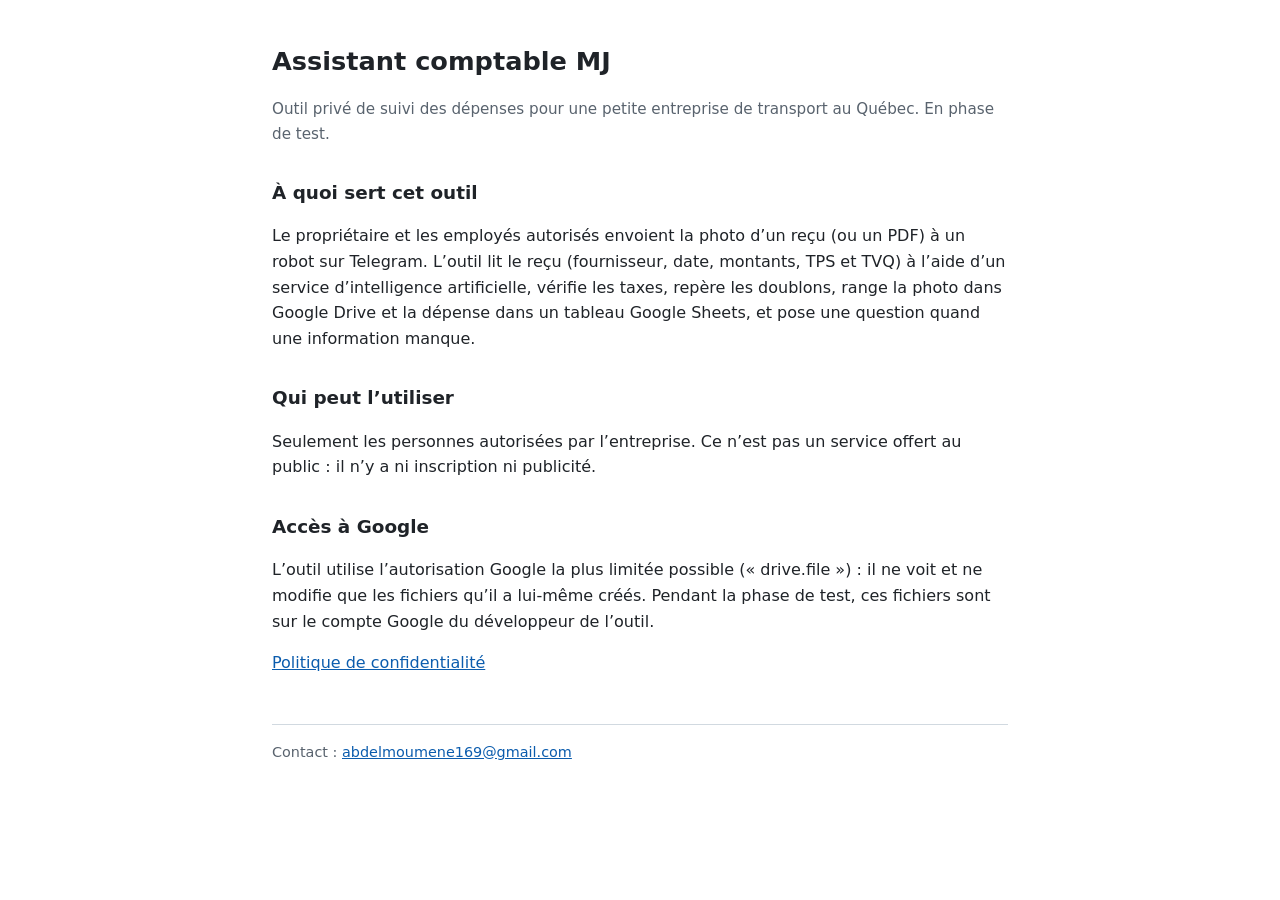
<file: index.html>
<!doctype html>
<html lang="fr-CA">
<head>
<meta charset="utf-8">
<meta name="viewport" content="width=device-width, initial-scale=1">
<title>Assistant comptable MJ</title>
<link rel="stylesheet" href="style.css">
</head>
<body>
<h1>Assistant comptable MJ</h1>
<p class="meta">Outil privé de suivi des dépenses pour une petite entreprise de transport au Québec. En phase de test.</p>

<h2>À quoi sert cet outil</h2>
<p>Le propriétaire et les employés autorisés envoient la photo d’un reçu (ou un PDF) à un robot sur Telegram. L’outil lit le reçu (fournisseur, date, montants, TPS et TVQ) à l’aide d’un service d’intelligence artificielle, vérifie les taxes, repère les doublons, range la photo dans Google Drive et la dépense dans un tableau Google Sheets, et pose une question quand une information manque.</p>

<h2>Qui peut l’utiliser</h2>
<p>Seulement les personnes autorisées par l’entreprise. Ce n’est pas un service offert au public : il n’y a ni inscription ni publicité.</p>

<h2>Accès à Google</h2>
<p>L’outil utilise l’autorisation Google la plus limitée possible (« drive.file ») : il ne voit et ne modifie que les fichiers qu’il a lui-même créés. Pendant la phase de test, ces fichiers sont sur le compte Google du développeur de l’outil.</p>

<p><a href="confidentialite.html">Politique de confidentialité</a></p>

<footer>Contact : <a href="mailto:abdelmoumene169@gmail.com">abdelmoumene169@gmail.com</a></footer>
</body>
</html>
</file>
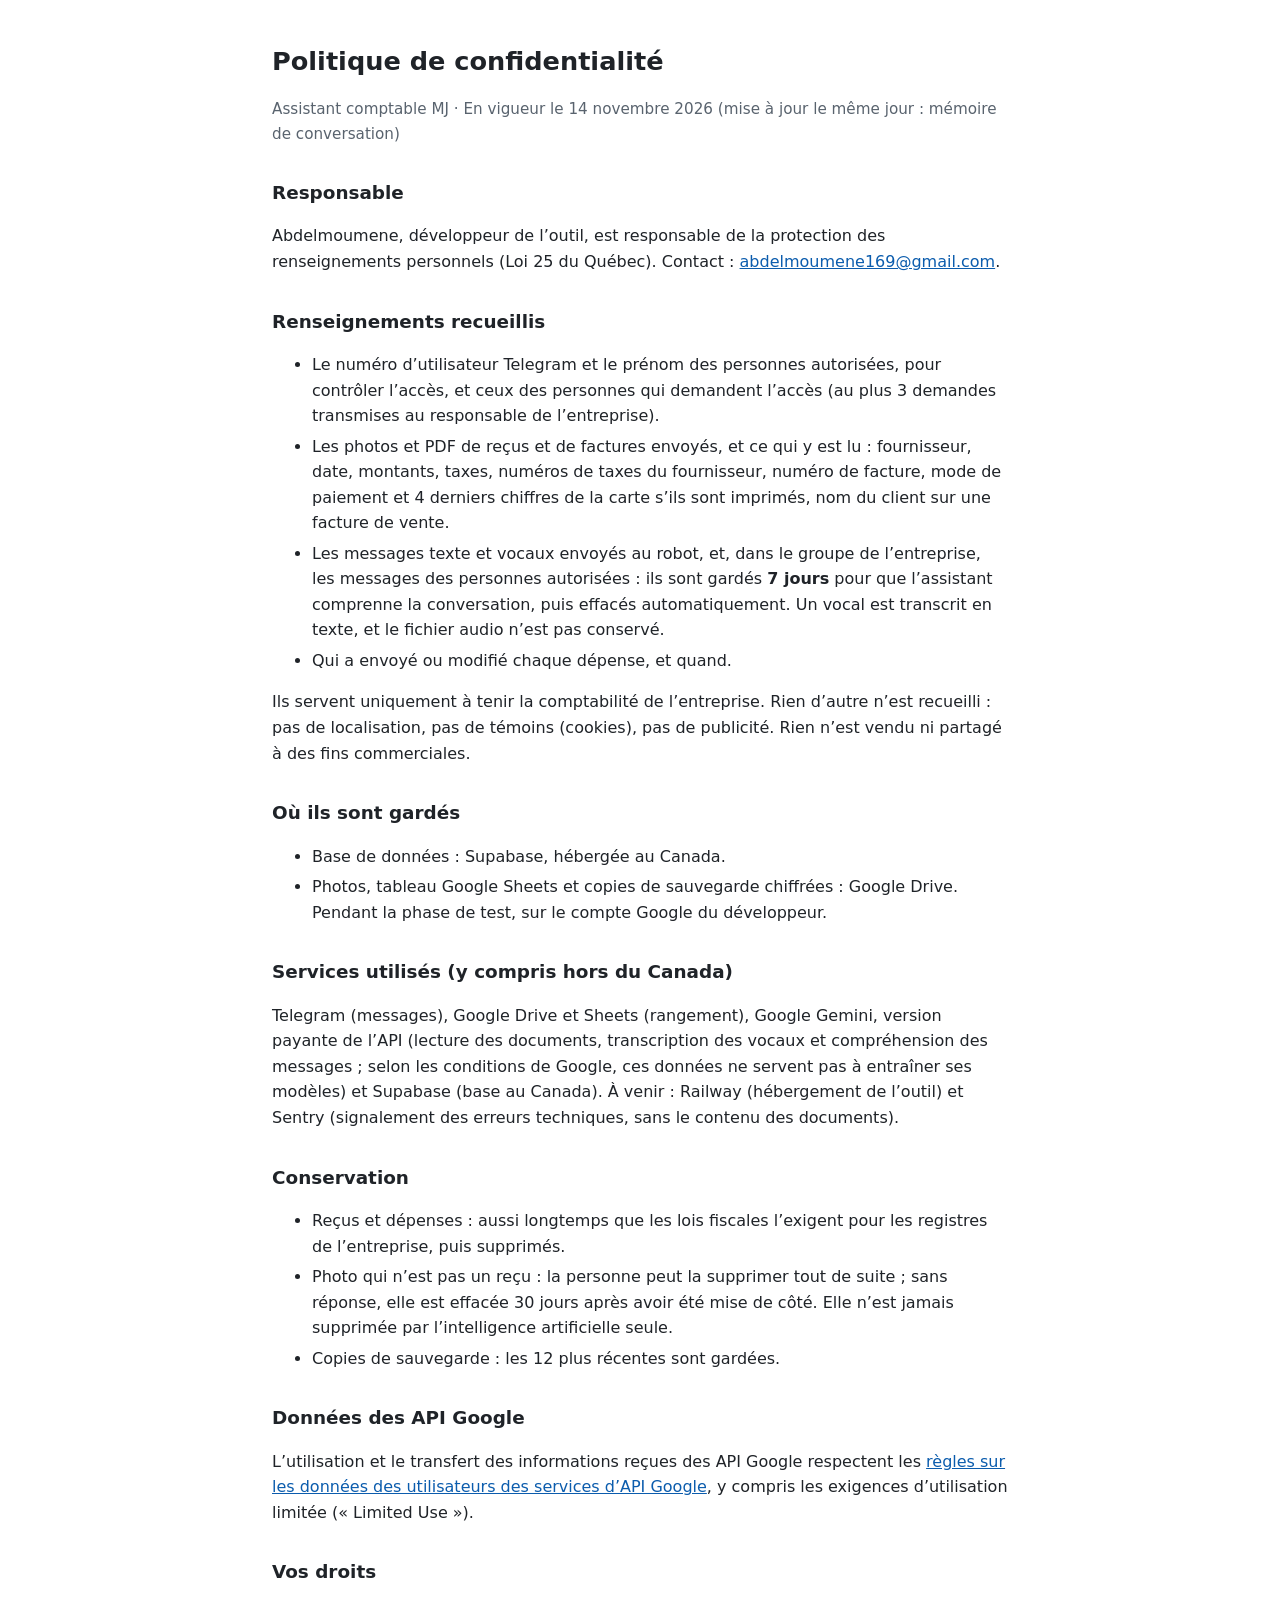
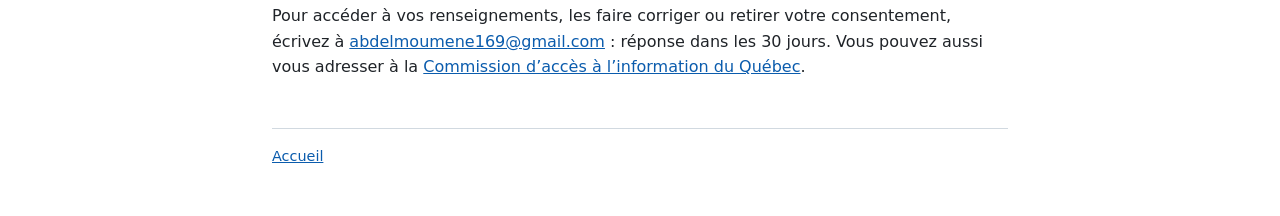
<file: confidentialite.html>
<!doctype html>
<html lang="fr-CA">
<head>
<meta charset="utf-8">
<meta name="viewport" content="width=device-width, initial-scale=1">
<title>Confidentialité – Assistant comptable MJ</title>
<link rel="stylesheet" href="style.css">
</head>
<body>
<h1>Politique de confidentialité</h1>
<p class="meta">Assistant comptable MJ · En vigueur le 14 novembre 2026 (mise à jour le même jour : mémoire de conversation)</p>

<h2>Responsable</h2>
<p>Abdelmoumene, développeur de l’outil, est responsable de la protection des renseignements personnels (Loi 25 du Québec). Contact : <a href="mailto:abdelmoumene169@gmail.com">abdelmoumene169@gmail.com</a>.</p>

<h2>Renseignements recueillis</h2>
<ul>
<li>Le numéro d’utilisateur Telegram et le prénom des personnes autorisées, pour contrôler l’accès, et ceux des personnes qui demandent l’accès (au plus 3 demandes transmises au responsable de l’entreprise).</li>
<li>Les photos et PDF de reçus et de factures envoyés, et ce qui y est lu : fournisseur, date, montants, taxes, numéros de taxes du fournisseur, numéro de facture, mode de paiement et 4 derniers chiffres de la carte s’ils sont imprimés, nom du client sur une facture de vente.</li>
<li>Les messages texte et vocaux envoyés au robot, et, dans le groupe de l’entreprise, les messages des personnes autorisées : ils sont gardés <strong>7 jours</strong> pour que l’assistant comprenne la conversation, puis effacés automatiquement. Un vocal est transcrit en texte, et le fichier audio n’est pas conservé.</li>
<li>Qui a envoyé ou modifié chaque dépense, et quand.</li>
</ul>
<p>Ils servent uniquement à tenir la comptabilité de l’entreprise. Rien d’autre n’est recueilli : pas de localisation, pas de témoins (cookies), pas de publicité. Rien n’est vendu ni partagé à des fins commerciales.</p>

<h2>Où ils sont gardés</h2>
<ul>
<li>Base de données : Supabase, hébergée au Canada.</li>
<li>Photos, tableau Google Sheets et copies de sauvegarde chiffrées : Google Drive. Pendant la phase de test, sur le compte Google du développeur.</li>
</ul>

<h2>Services utilisés (y compris hors du Canada)</h2>
<p>Telegram (messages), Google Drive et Sheets (rangement), Google Gemini, version payante de l’API (lecture des documents, transcription des vocaux et compréhension des messages ; selon les conditions de Google, ces données ne servent pas à entraîner ses modèles) et Supabase (base au Canada). À venir : Railway (hébergement de l’outil) et Sentry (signalement des erreurs techniques, sans le contenu des documents).</p>

<h2>Conservation</h2>
<ul>
<li>Reçus et dépenses : aussi longtemps que les lois fiscales l’exigent pour les registres de l’entreprise, puis supprimés.</li>
<li>Photo qui n’est pas un reçu : la personne peut la supprimer tout de suite ; sans réponse, elle est effacée 30 jours après avoir été mise de côté. Elle n’est jamais supprimée par l’intelligence artificielle seule.</li>
<li>Copies de sauvegarde : les 12 plus récentes sont gardées.</li>
</ul>

<h2>Données des API Google</h2>
<p>L’utilisation et le transfert des informations reçues des API Google respectent les <a href="https://developers.google.com/terms/api-services-user-data-policy">règles sur les données des utilisateurs des services d’API Google</a>, y compris les exigences d’utilisation limitée (« Limited Use »).</p>

<h2>Vos droits</h2>
<p>Pour accéder à vos renseignements, les faire corriger ou retirer votre consentement, écrivez à <a href="mailto:abdelmoumene169@gmail.com">abdelmoumene169@gmail.com</a> : réponse dans les 30 jours. Vous pouvez aussi vous adresser à la <a href="https://www.cai.gouv.qc.ca/">Commission d’accès à l’information du Québec</a>.</p>

<footer><a href="index.html">Accueil</a></footer>
</body>
</html>
</file>
<file: style.css>
body{font-family:system-ui,-apple-system,"Segoe UI",sans-serif;max-width:46rem;margin:0 auto;padding:1.5rem 1rem 3rem;line-height:1.6;color:#1f2328;background:#fff}
h1{font-size:1.6rem;margin-bottom:.25rem}h2{font-size:1.15rem;margin-top:2rem}
.meta{color:#59636e;font-size:.95rem}a{color:#0b5cad}li{margin:.3rem 0}
footer{margin-top:3rem;border-top:1px solid #d1d9e0;padding-top:1rem;font-size:.9rem;color:#59636e}
</file>
